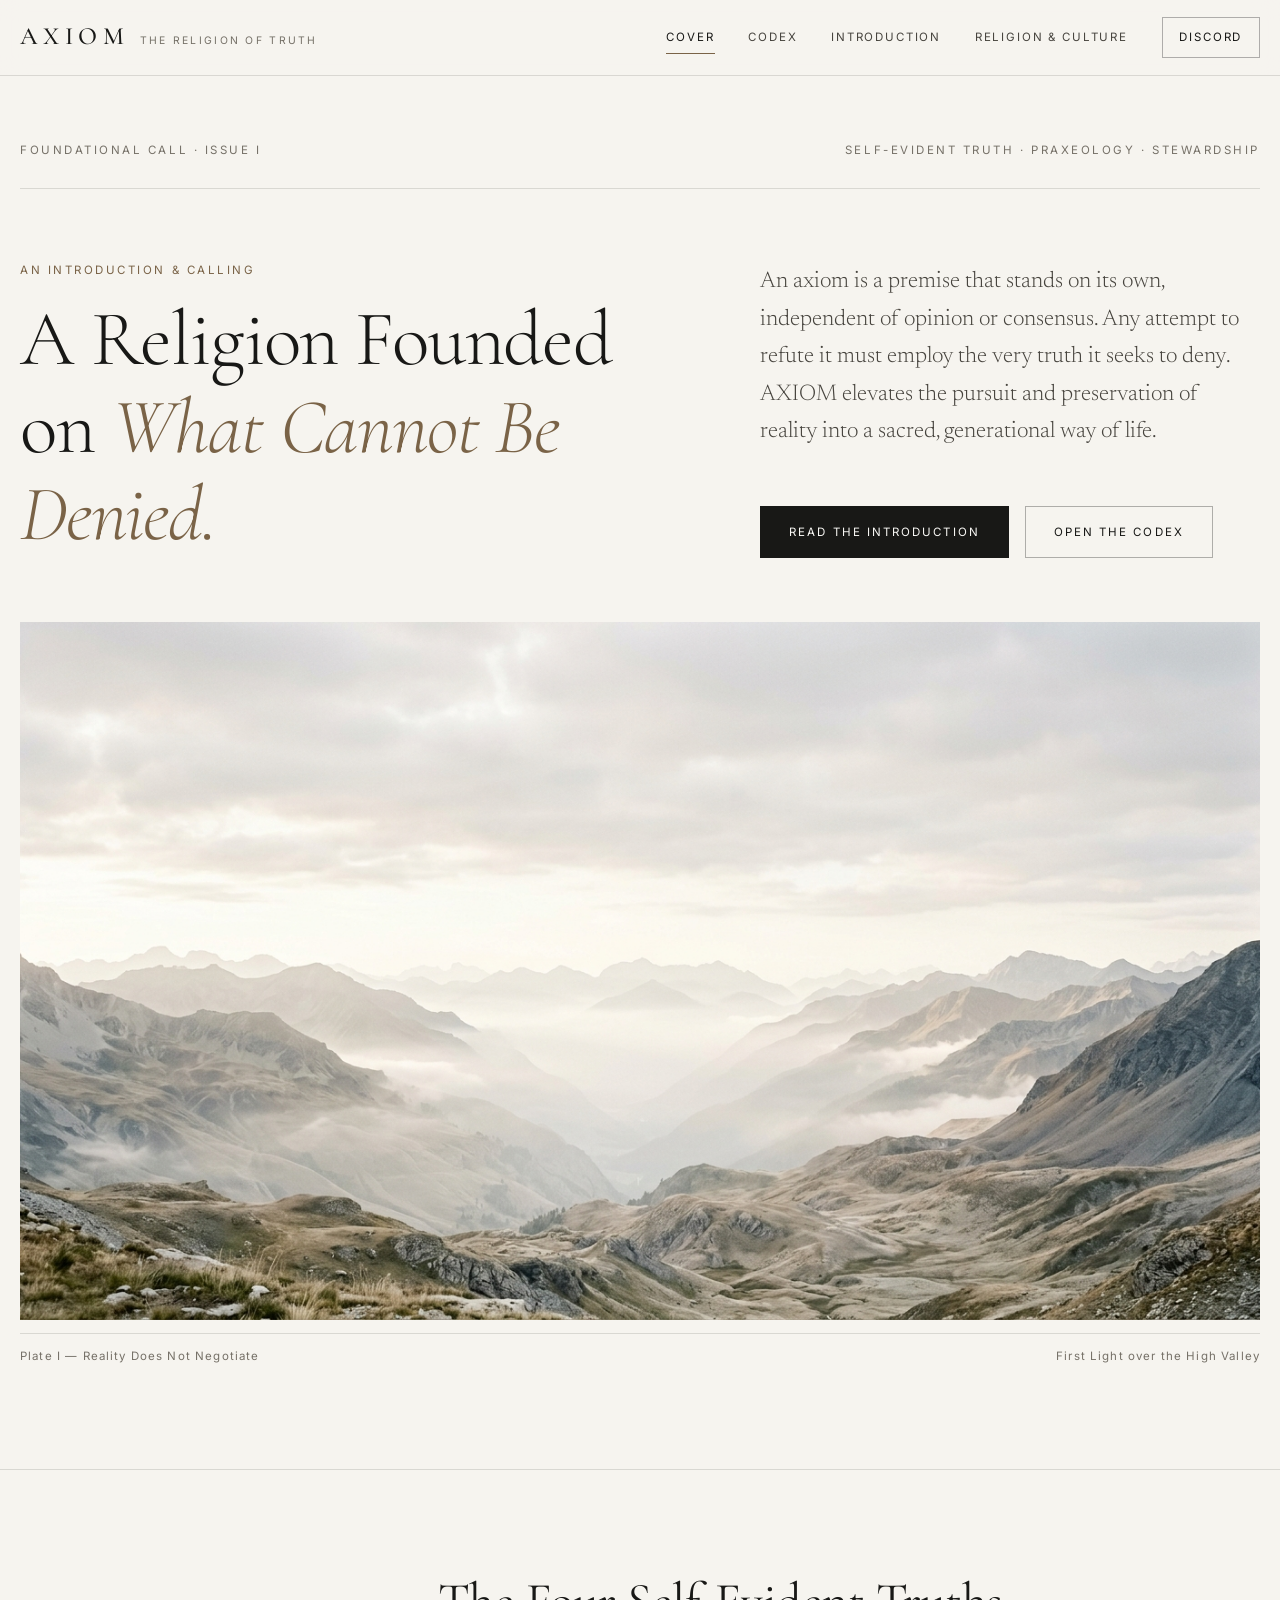
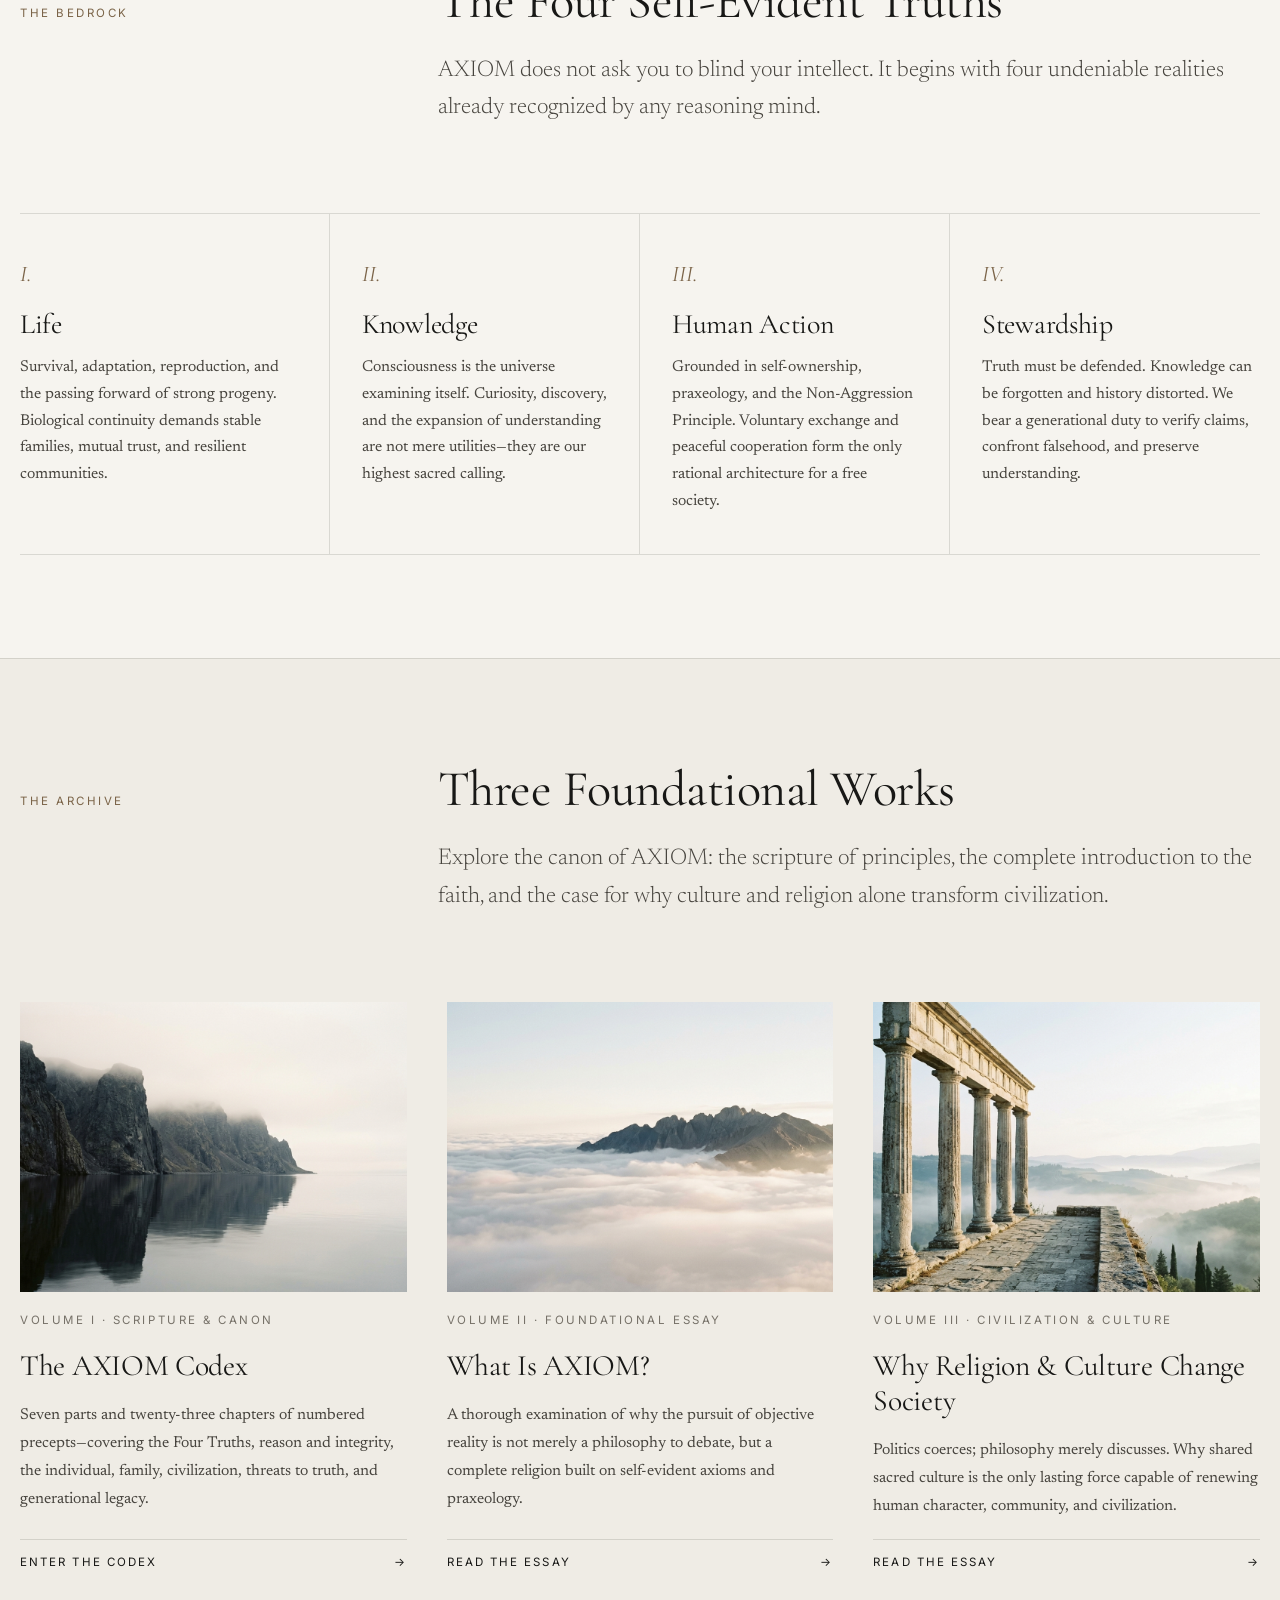
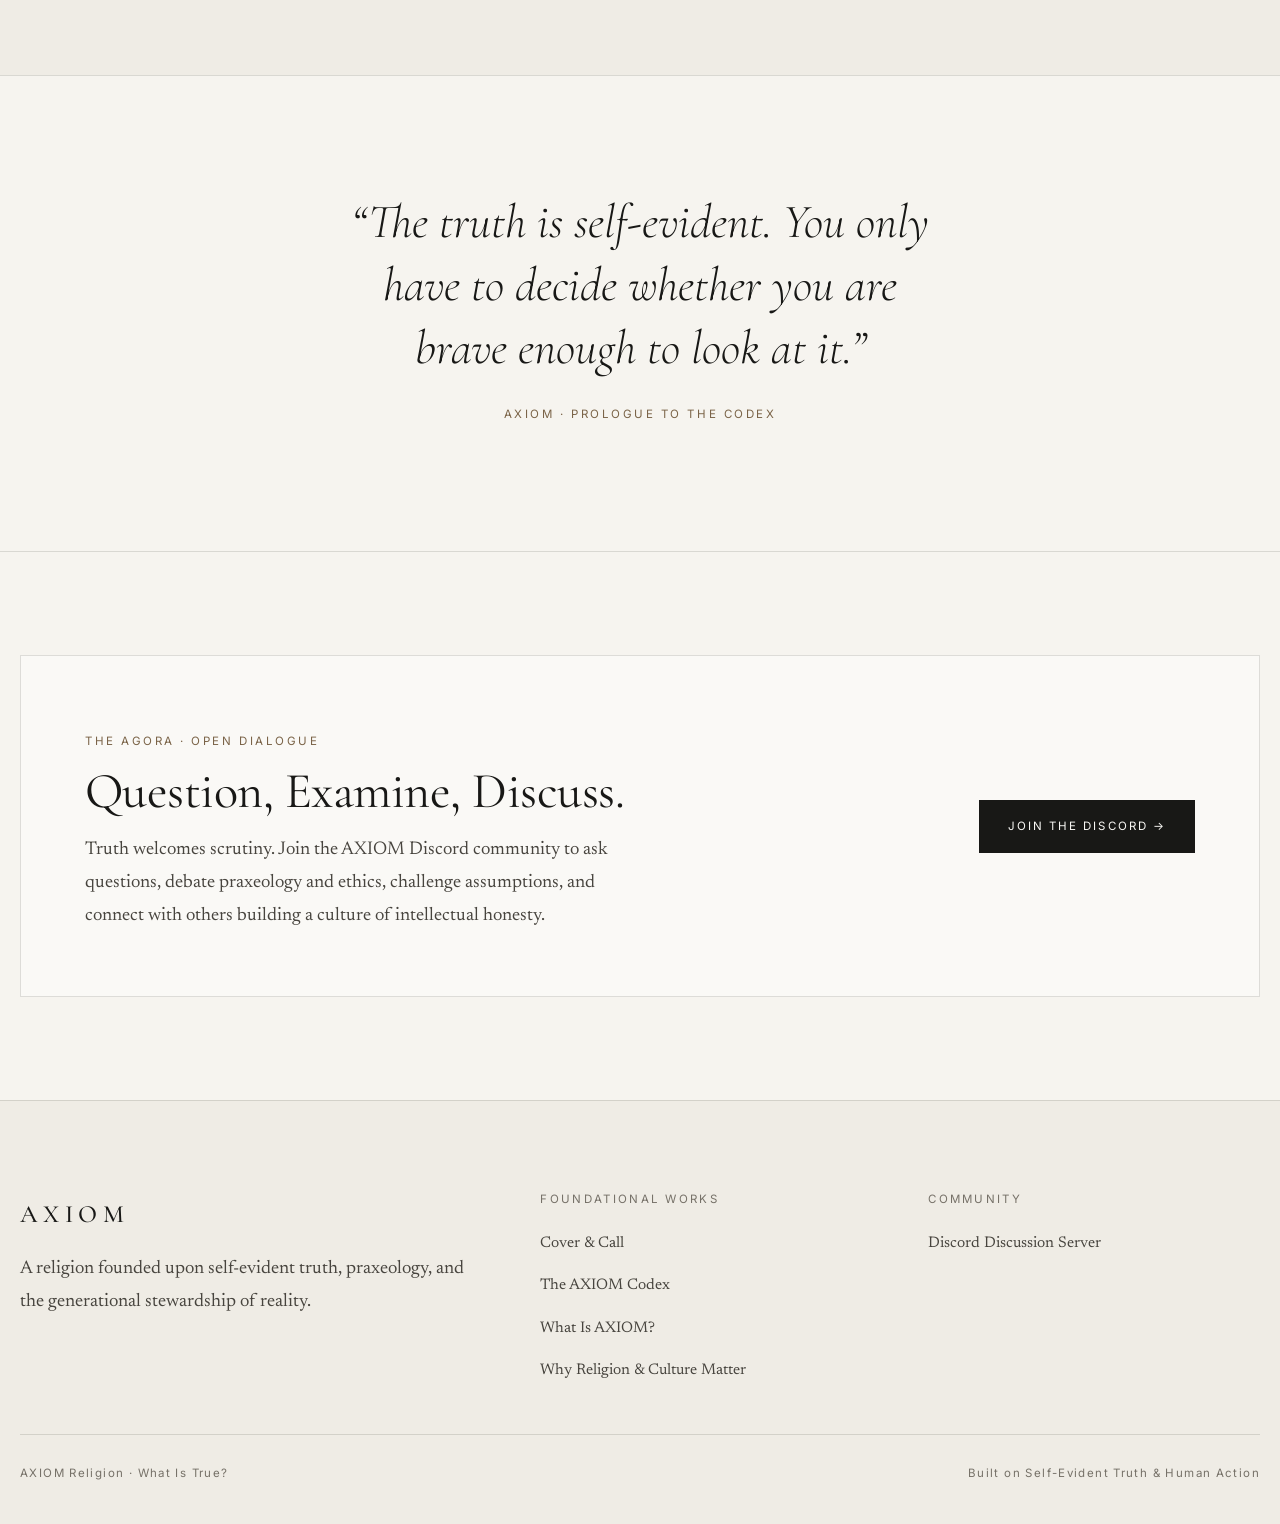
<file: index.html>
<!DOCTYPE html>
<html lang="en">
<head>
  <meta charset="UTF-8">
  <meta name="viewport" content="width=device-width, initial-scale=1.0">
  <title>AXIOM — The Religion of Self-Evident Truth</title>
  <meta name="description" content="AXIOM is a religion founded upon self-evident truth, praxeology, the Non-Aggression Principle, and the stewardship of reality across generations.">
  <meta name="robots" content="index, follow">
  <link rel="canonical" href="https://axiomreligion.github.io/">
  <link rel="icon" type="image/svg+xml" href="assets/images/favicon.svg">

  <!-- Open Graph / Social -->
  <meta property="og:type" content="website">
  <meta property="og:site_name" content="AXIOM Religion">
  <meta property="og:title" content="AXIOM — The Religion of Self-Evident Truth">
  <meta property="og:description" content="A religion grounded in undeniable axioms, human action, intellectual honesty, and generational stewardship.">
  <meta property="og:url" content="https://axiomreligion.github.io/">
  <meta property="og:image" content="https://axiomreligion.github.io/assets/images/hero-horizon.jpg">
  <meta name="twitter:card" content="summary_large_image">
  <meta name="twitter:title" content="AXIOM — The Religion of Self-Evident Truth">
  <meta name="twitter:description" content="A religion grounded in undeniable axioms, praxeology, and the sacred pursuit of truth.">
  <meta name="twitter:image" content="https://axiomreligion.github.io/assets/images/hero-horizon.jpg">

  <!-- Editorial Typography -->
  <link rel="preconnect" href="https://fonts.googleapis.com">
  <link rel="preconnect" href="https://fonts.gstatic.com" crossorigin>
  <link href="https://fonts.googleapis.com/css2?family=Cormorant+Garamond:ital,wght@0,300;0,400;0,500;0,600;1,300;1,400&family=Inter:wght@300;400;500&family=Newsreader:ital,opsz,wght@0,6..72,300;0,6..72,400;0,6..72,500;1,6..72,400&display=swap" rel="stylesheet">
  <link rel="stylesheet" href="assets/css/main.css">

  <!-- Structured Data -->
  <script type="application/ld+json">
    {
      "@context": "https://schema.org",
      "@type": "WebSite",
      "name": "AXIOM Religion",
      "url": "https://axiomreligion.github.io/",
      "description": "A religion founded upon self-evident truth, praxeology, and the stewardship of reality.",
      "publisher": {
        "@type": "Organization",
        "name": "AXIOM Religion",
        "url": "https://axiomreligion.github.io/",
        "sameAs": ["https://discord.gg/fBXgKAPN4x"]
      }
    }
  </script>
</head>
<body>
  <a class="skip-link" href="#main-content">Skip to content</a>
  <div class="reading-progress" aria-hidden="true"></div>

  <header class="site-header">
    <div class="container site-header__inner">
      <a class="brand" href="index.html" aria-label="AXIOM Home">
        <span class="brand__mark">AXIOM</span>
        <span class="brand__sub">The Religion of Truth</span>
      </a>

      <nav class="site-nav" aria-label="Primary">
        <a class="site-nav__link" href="index.html">Cover</a>
        <a class="site-nav__link" href="codex.html">Codex</a>
        <a class="site-nav__link" href="introduction.html">Introduction</a>
        <a class="site-nav__link" href="culture.html">Religion &amp; Culture</a>
        <a class="site-nav__cta" href="https://discord.gg/fBXgKAPN4x" target="_blank" rel="noopener noreferrer">Discord</a>
      </nav>

      <button id="menu-toggle" class="menu-toggle" type="button" aria-expanded="false" aria-controls="mobile-drawer">
        Menu
      </button>
    </div>
  </header>

  <nav id="mobile-drawer" class="mobile-drawer" aria-label="Mobile navigation" hidden>
    <a class="mobile-drawer__link" href="index.html">Cover</a>
    <a class="mobile-drawer__link" href="codex.html">The Axiom Codex</a>
    <a class="mobile-drawer__link" href="introduction.html">What Is AXIOM?</a>
    <a class="mobile-drawer__link" href="culture.html">Religion &amp; Culture</a>
    <a class="mobile-drawer__link" href="https://discord.gg/fBXgKAPN4x" target="_blank" rel="noopener noreferrer">Join Discord &rarr;</a>
  </nav>

  <main id="main-content">
    <!-- Cover Spread -->
    <section class="hero">
      <div class="container">
        <div class="hero__meta">
          <span class="eyebrow">Foundational Call &middot; Issue I</span>
          <span class="eyebrow">Self-Evident Truth &middot; Praxeology &middot; Stewardship</span>
        </div>

        <div class="hero__grid">
          <div>
            <p class="eyebrow eyebrow--accent">An Introduction &amp; Calling</p>
            <h1 class="display-title hero__headline">
              A Religion Founded on <em>What Cannot Be Denied.</em>
            </h1>
          </div>

          <div class="hero__intro">
            <p class="lead">
              An axiom is a premise that stands on its own, independent of opinion or consensus. Any attempt to refute it must employ the very truth it seeks to deny. AXIOM elevates the pursuit and preservation of reality into a sacred, generational way of life.
            </p>
            <div class="hero__actions">
              <a class="btn" href="introduction.html">Read the Introduction</a>
              <a class="btn btn--ghost" href="codex.html">Open the Codex</a>
            </div>
          </div>
        </div>

        <div class="hero__plate reveal">
          <figure class="editorial-figure">
            <div class="editorial-figure__frame">
              <img
                class="editorial-figure__img"
                src="assets/images/hero-horizon.jpg"
                alt="Vast ethereal mountain valley shrouded in luminous silver-white morning mist beneath a pale dawn sky"
                width="1600"
                height="900"
                fetchpriority="high"
              >
            </div>
            <figcaption class="editorial-figure__caption">
              <span>Plate I — Reality Does Not Negotiate</span>
              <span>First Light over the High Valley</span>
            </figcaption>
          </figure>
        </div>
      </div>
    </section>

    <!-- The Four Self-Evident Truths -->
    <section class="section">
      <div class="container">
        <div class="section-head reveal">
          <p class="eyebrow eyebrow--accent">The Bedrock</p>
          <div>
            <h2 class="section-title">The Four Self-Evident Truths</h2>
            <p class="lead">
              AXIOM does not ask you to blind your intellect. It begins with four undeniable realities already recognized by any reasoning mind.
            </p>
          </div>
        </div>

        <div class="pillars-grid reveal">
          <article class="pillar-card">
            <span class="pillar-card__num">I.</span>
            <h3 class="pillar-card__title">Life</h3>
            <p class="pillar-card__text">
              Survival, adaptation, reproduction, and the passing forward of strong progeny. Biological continuity demands stable families, mutual trust, and resilient communities.
            </p>
          </article>

          <article class="pillar-card">
            <span class="pillar-card__num">II.</span>
            <h3 class="pillar-card__title">Knowledge</h3>
            <p class="pillar-card__text">
              Consciousness is the universe examining itself. Curiosity, discovery, and the expansion of understanding are not mere utilities—they are our highest sacred calling.
            </p>
          </article>

          <article class="pillar-card">
            <span class="pillar-card__num">III.</span>
            <h3 class="pillar-card__title">Human Action</h3>
            <p class="pillar-card__text">
              Grounded in self-ownership, praxeology, and the Non-Aggression Principle. Voluntary exchange and peaceful cooperation form the only rational architecture for a free society.
            </p>
          </article>

          <article class="pillar-card">
            <span class="pillar-card__num">IV.</span>
            <h3 class="pillar-card__title">Stewardship</h3>
            <p class="pillar-card__text">
              Truth must be defended. Knowledge can be forgotten and history distorted. We bear a generational duty to verify claims, confront falsehood, and preserve understanding.
            </p>
          </article>
        </div>
      </div>
    </section>

    <!-- The Three Foundational Works -->
    <section class="section section--tinted">
      <div class="container">
        <div class="section-head reveal">
          <p class="eyebrow eyebrow--accent">The Archive</p>
          <div>
            <h2 class="section-title">Three Foundational Works</h2>
            <p class="lead">
              Explore the canon of AXIOM: the scripture of principles, the complete introduction to the faith, and the case for why culture and religion alone transform civilization.
            </p>
          </div>
        </div>

        <div class="works-grid">
          <article class="work-card reveal">
            <a href="codex.html" aria-label="Read The AXIOM Codex">
              <div class="work-card__media">
                <img
                  class="work-card__img"
                  src="assets/images/codex-stone.jpg"
                  alt="Ancient weathered basalt cliffs rising from still glacial water in alabaster morning mist"
                  width="1600"
                  height="900"
                  loading="lazy"
                >
              </div>
            </a>
            <span class="eyebrow">Volume I &middot; Scripture &amp; Canon</span>
            <h3 class="work-card__title">
              <a href="codex.html">The AXIOM Codex</a>
            </h3>
            <p class="work-card__excerpt">
              Seven parts and twenty-three chapters of numbered precepts—covering the Four Truths, reason and integrity, the individual, family, civilization, threats to truth, and generational legacy.
            </p>
            <a class="work-card__link" href="codex.html">
              <span>Enter the Codex</span>
              <span aria-hidden="true">&rarr;</span>
            </a>
          </article>

          <article class="work-card reveal">
            <a href="introduction.html" aria-label="Read What Is AXIOM?">
              <div class="work-card__media">
                <img
                  class="work-card__img"
                  src="assets/images/intro-light.jpg"
                  alt="Solitary mountain ridge emerging above a tranquil sea of pale clouds at first light"
                  width="1600"
                  height="900"
                  loading="lazy"
                >
              </div>
            </a>
            <span class="eyebrow">Volume II &middot; Foundational Essay</span>
            <h3 class="work-card__title">
              <a href="introduction.html">What Is AXIOM?</a>
            </h3>
            <p class="work-card__excerpt">
              A thorough examination of why the pursuit of objective reality is not merely a philosophy to debate, but a complete religion built on self-evident axioms and praxeology.
            </p>
            <a class="work-card__link" href="introduction.html">
              <span>Read the Essay</span>
              <span aria-hidden="true">&rarr;</span>
            </a>
          </article>

          <article class="work-card reveal">
            <a href="culture.html" aria-label="Read Why Religion and Culture Shape Civilization">
              <div class="work-card__media">
                <img
                  class="work-card__img"
                  src="assets/images/culture-arch.jpg"
                  alt="Weathered ancient limestone colonnade at dawn overlooking fog-draped Mediterranean valleys"
                  width="1600"
                  height="900"
                  loading="lazy"
                >
              </div>
            </a>
            <span class="eyebrow">Volume III &middot; Civilization &amp; Culture</span>
            <h3 class="work-card__title">
              <a href="culture.html">Why Religion &amp; Culture Change Society</a>
            </h3>
            <p class="work-card__excerpt">
              Politics coerces; philosophy merely discusses. Why shared sacred culture is the only lasting force capable of renewing human character, community, and civilization.
            </p>
            <a class="work-card__link" href="culture.html">
              <span>Read the Essay</span>
              <span aria-hidden="true">&rarr;</span>
            </a>
          </article>
        </div>
      </div>
    </section>

    <!-- Manifesto Quote Band -->
    <section class="section quote-band">
      <div class="container reveal">
        <p class="quote-band__text">
          &ldquo;The truth is self-evident. You only have to decide whether you are brave enough to look at it.&rdquo;
        </p>
        <p class="eyebrow eyebrow--accent">AXIOM &middot; Prologue to the Codex</p>
      </div>
    </section>

    <!-- Discord Agora Callout -->
    <section class="section">
      <div class="container">
        <div class="discord-band reveal">
          <div>
            <p class="eyebrow eyebrow--accent">The Agora &middot; Open Dialogue</p>
            <h2 class="section-title">Question, Examine, Discuss.</h2>
            <p class="discord-band__text">
              Truth welcomes scrutiny. Join the AXIOM Discord community to ask questions, debate praxeology and ethics, challenge assumptions, and connect with others building a culture of intellectual honesty.
            </p>
          </div>
          <div>
            <a class="btn" href="https://discord.gg/fBXgKAPN4x" target="_blank" rel="noopener noreferrer">
              Join the Discord &rarr;
            </a>
          </div>
        </div>
      </div>
    </section>
  </main>

  <footer class="site-footer">
    <div class="container">
      <div class="site-footer__grid">
        <div>
          <p class="brand__mark">AXIOM</p>
          <p class="discord-band__text">
            A religion founded upon self-evident truth, praxeology, and the generational stewardship of reality.
          </p>
        </div>

        <div>
          <p class="site-footer__heading">Foundational Works</p>
          <ul class="site-footer__links">
            <li><a href="index.html">Cover &amp; Call</a></li>
            <li><a href="codex.html">The AXIOM Codex</a></li>
            <li><a href="introduction.html">What Is AXIOM?</a></li>
            <li><a href="culture.html">Why Religion &amp; Culture Matter</a></li>
          </ul>
        </div>

        <div>
          <p class="site-footer__heading">Community</p>
          <ul class="site-footer__links">
            <li><a href="https://discord.gg/fBXgKAPN4x" target="_blank" rel="noopener noreferrer">Discord Discussion Server</a></li>
          </ul>
        </div>
      </div>

      <div class="site-footer__bottom">
        <span>AXIOM Religion &middot; What Is True?</span>
        <span>Built on Self-Evident Truth &amp; Human Action</span>
      </div>
    </div>
  </footer>

  <script type="module" src="assets/js/main.js"></script>
</body>
</html>
</file>
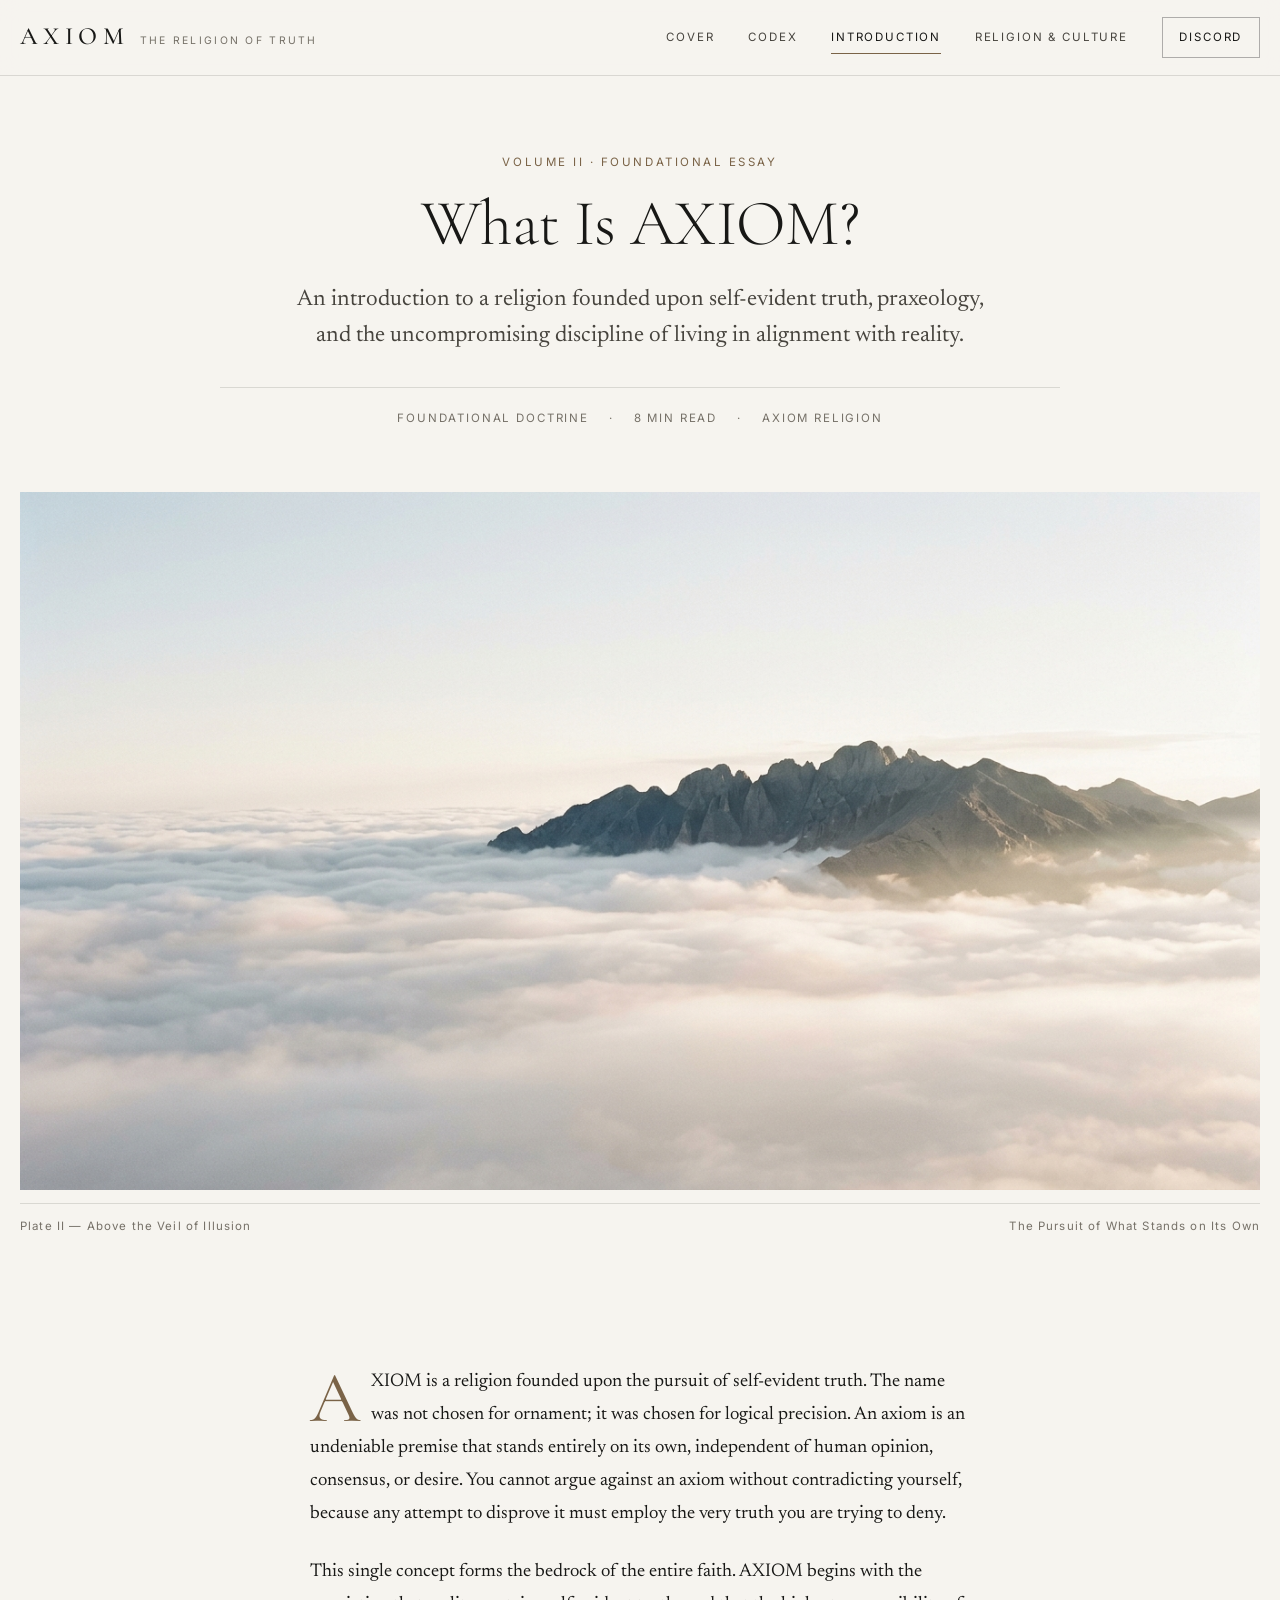
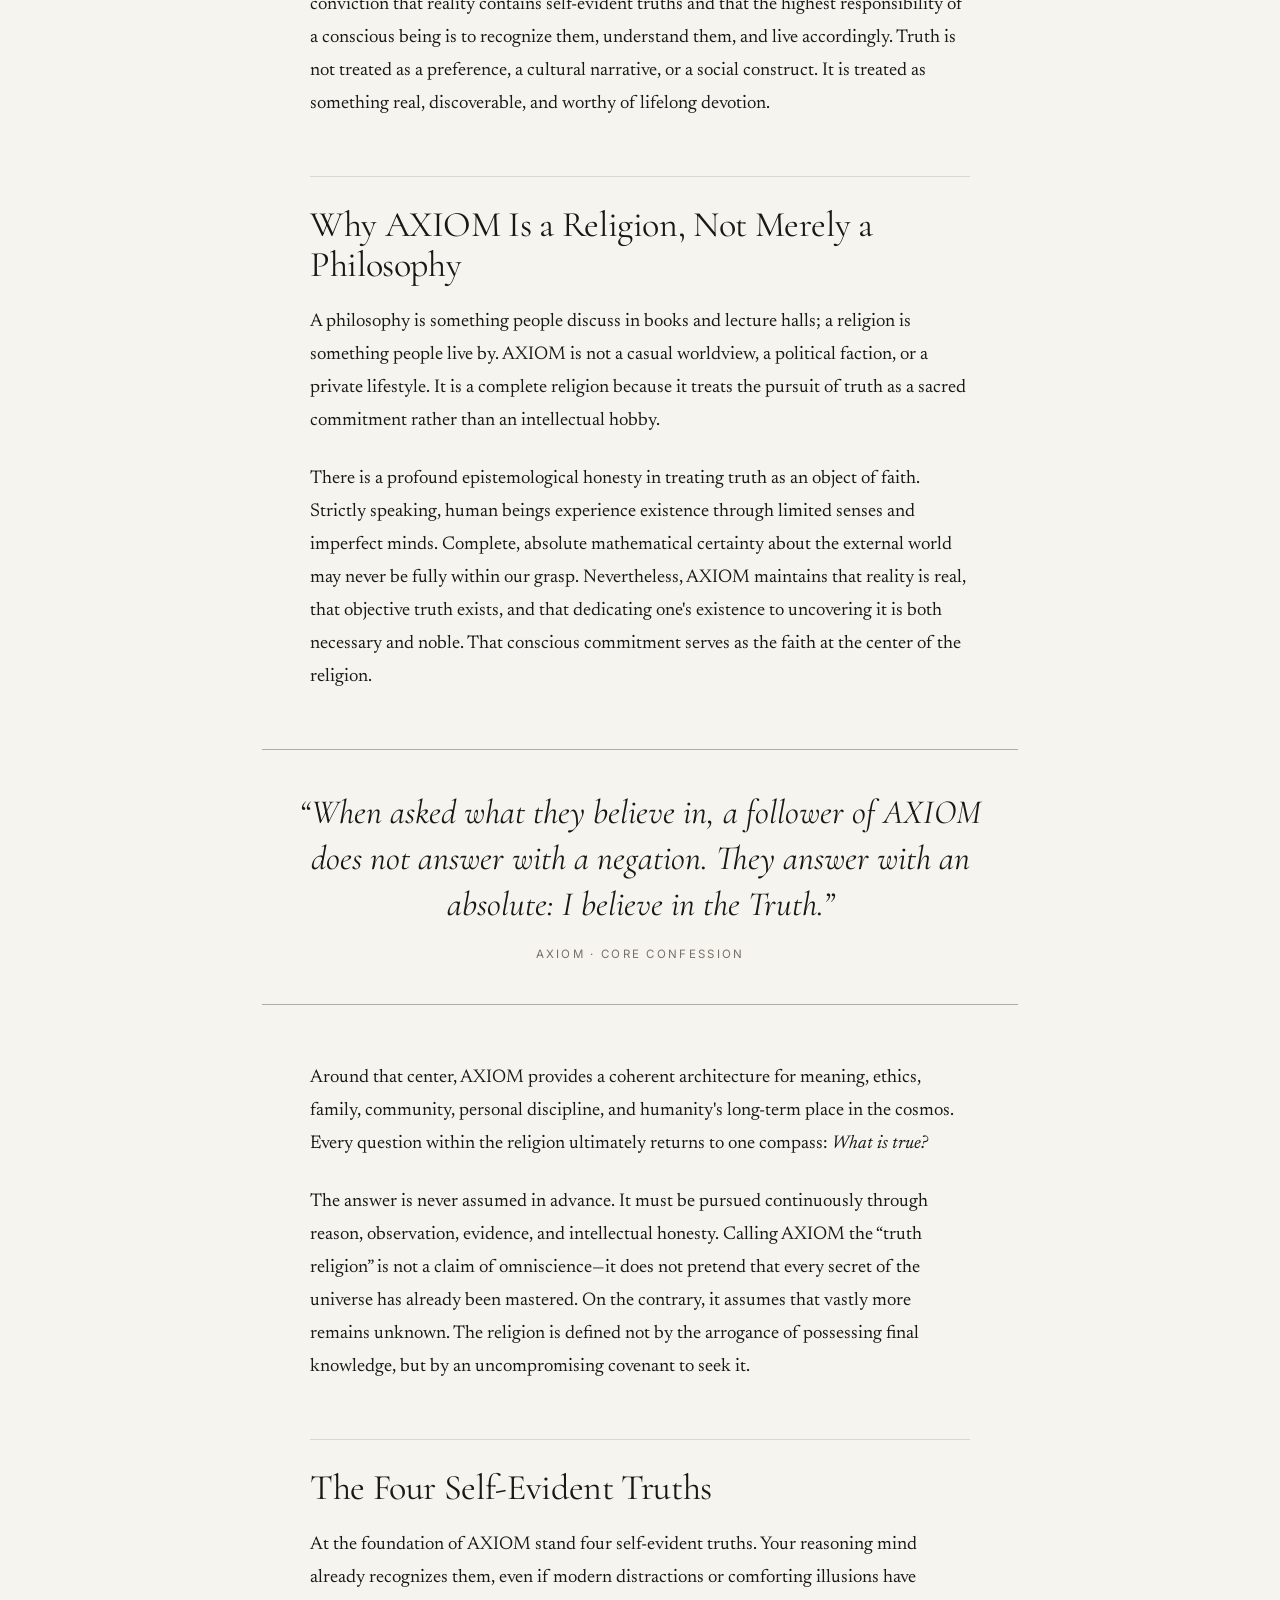
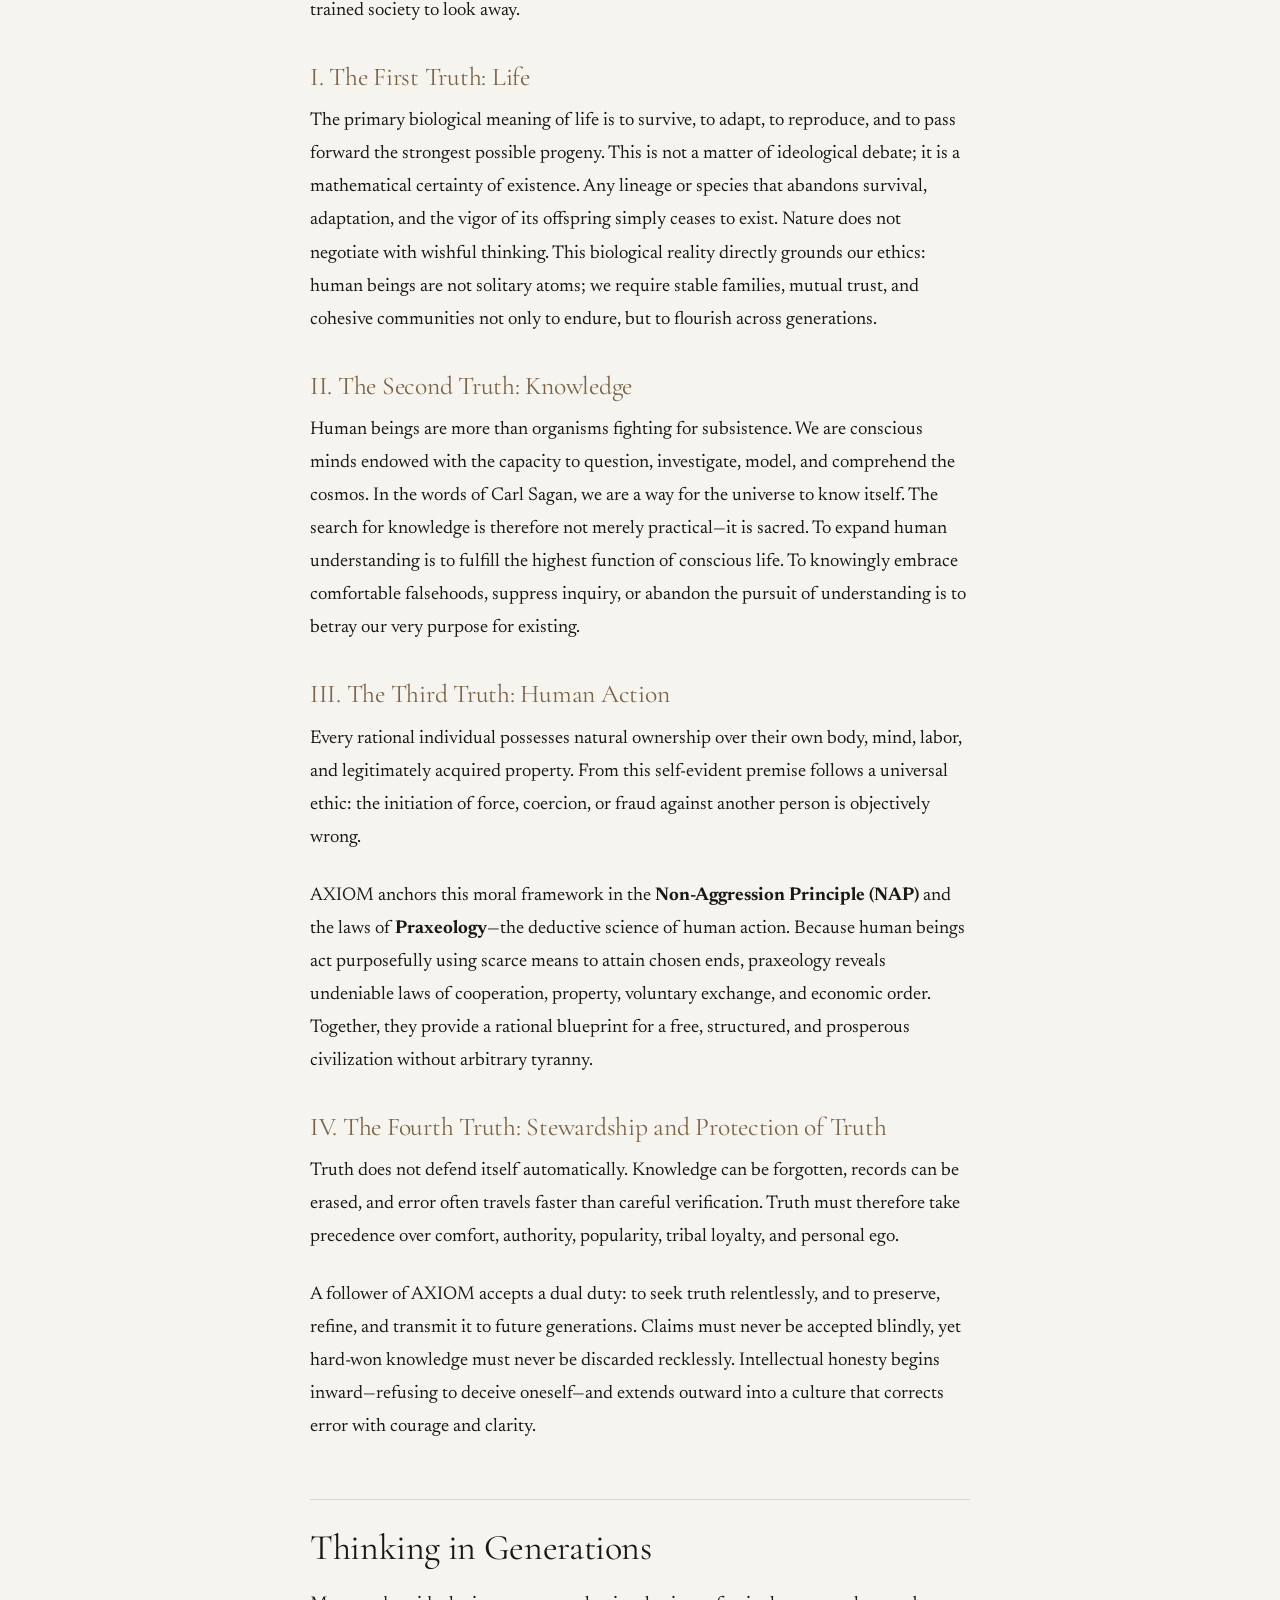
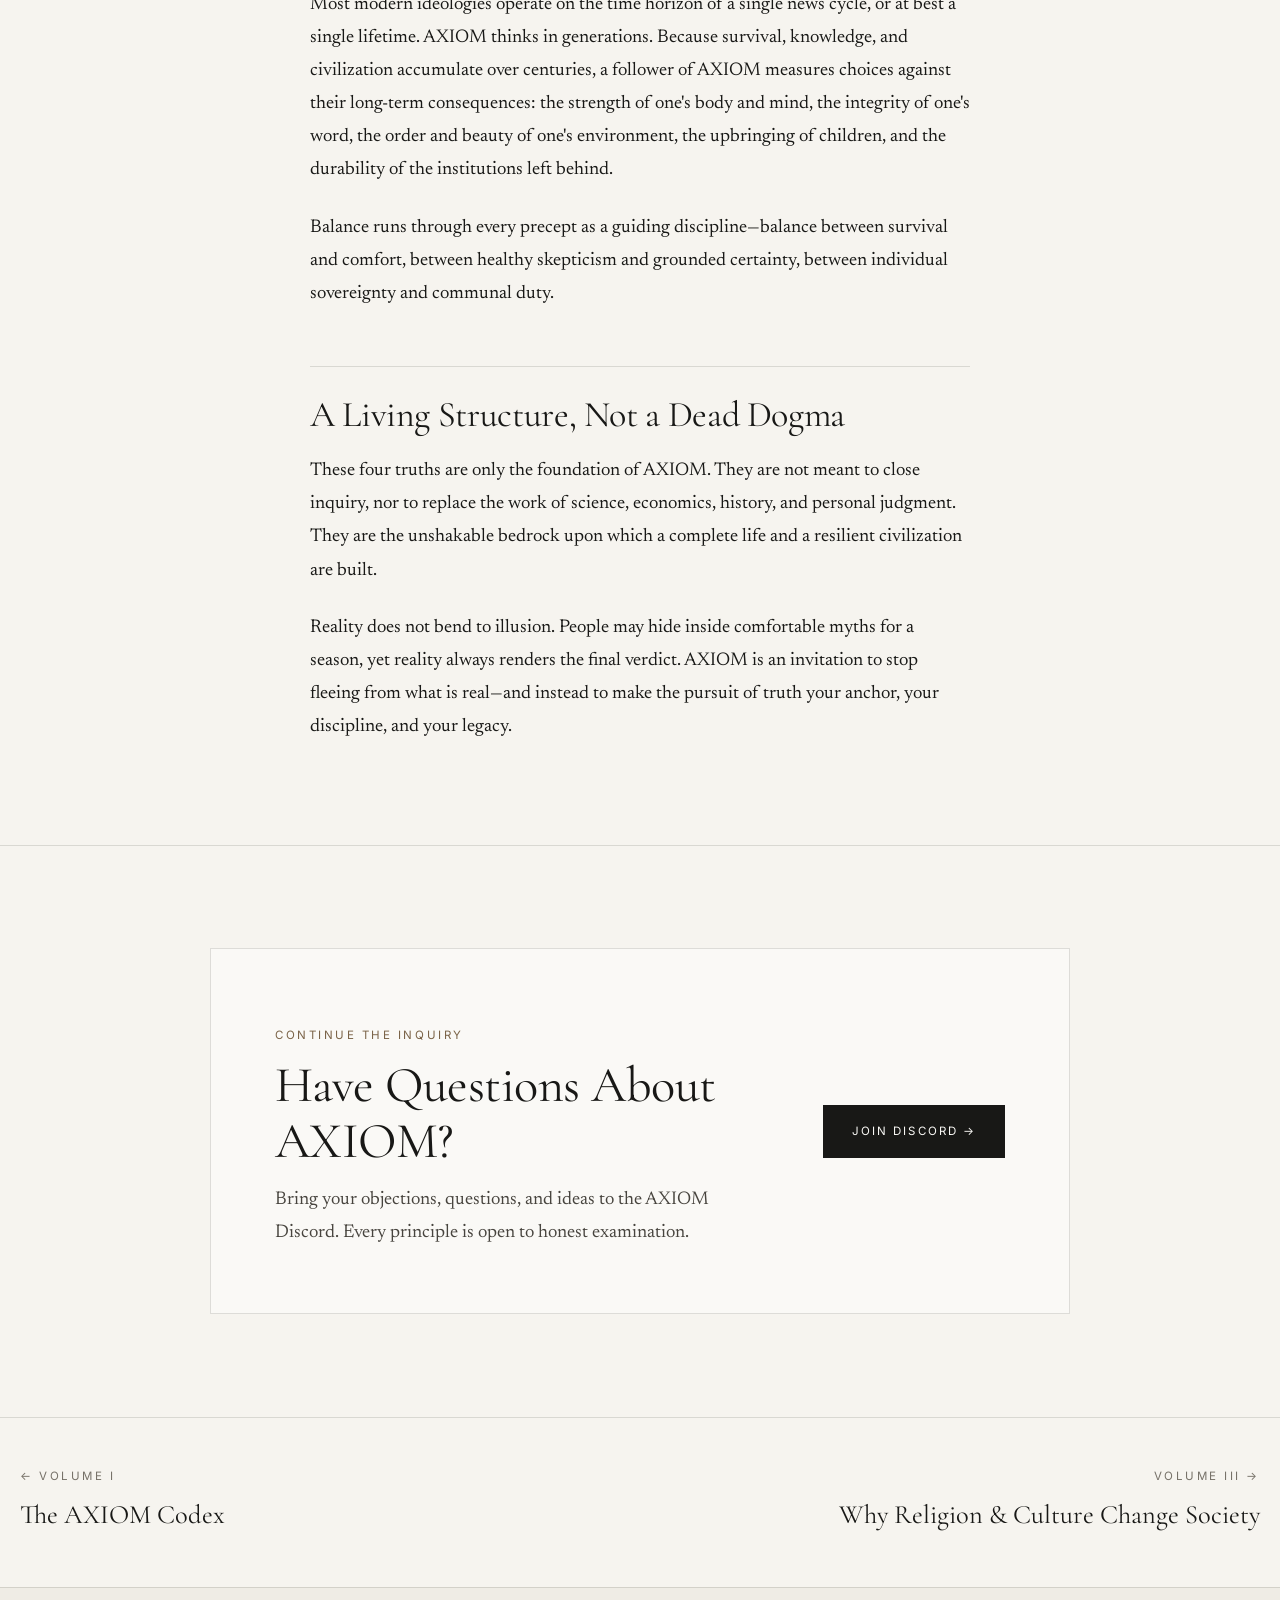
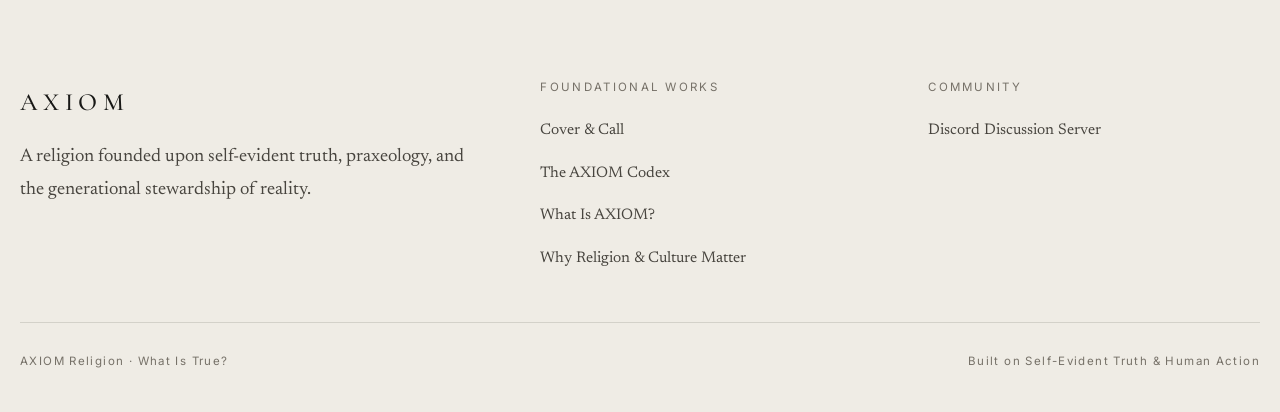
<file: introduction.html>
<!DOCTYPE html>
<html lang="en">
<head>
  <meta charset="UTF-8">
  <meta name="viewport" content="width=device-width, initial-scale=1.0">
  <title>What Is AXIOM? — Introduction to the Religion of Self-Evident Truth</title>
  <meta name="description" content="A detailed introduction to AXIOM: why the pursuit of self-evident truth, praxeology, and the Non-Aggression Principle forms a complete, living religion.">
  <meta name="robots" content="index, follow">
  <link rel="canonical" href="https://axiomreligion.github.io/introduction.html">
  <link rel="icon" type="image/svg+xml" href="assets/images/favicon.svg">

  <!-- Open Graph / Social -->
  <meta property="og:type" content="article">
  <meta property="og:site_name" content="AXIOM Religion">
  <meta property="og:title" content="What Is AXIOM? — Introduction to the Religion of Self-Evident Truth">
  <meta property="og:description" content="An in-depth editorial essay explaining the foundations of AXIOM: the Four Self-Evident Truths, praxeology, and generational stewardship.">
  <meta property="og:url" content="https://axiomreligion.github.io/introduction.html">
  <meta property="og:image" content="https://axiomreligion.github.io/assets/images/intro-light.jpg">
  <meta name="twitter:card" content="summary_large_image">
  <meta name="twitter:title" content="What Is AXIOM? — Introduction">
  <meta name="twitter:description" content="Why the pursuit of self-evident truth is not merely a philosophy, but a complete religion.">
  <meta name="twitter:image" content="https://axiomreligion.github.io/assets/images/intro-light.jpg">

  <!-- Editorial Typography -->
  <link rel="preconnect" href="https://fonts.googleapis.com">
  <link rel="preconnect" href="https://fonts.gstatic.com" crossorigin>
  <link href="https://fonts.googleapis.com/css2?family=Cormorant+Garamond:ital,wght@0,300;0,400;0,500;0,600;1,300;1,400&family=Inter:wght@300;400;500&family=Newsreader:ital,opsz,wght@0,6..72,300;0,6..72,400;0,6..72,500;1,6..72,400&display=swap" rel="stylesheet">
  <link rel="stylesheet" href="assets/css/main.css">

  <!-- Structured Data -->
  <script type="application/ld+json">
    {
      "@context": "https://schema.org",
      "@type": "Article",
      "headline": "What Is AXIOM? The Religion of Self-Evident Truth",
      "description": "A detailed introduction explaining AXIOM, its Four Self-Evident Truths, praxeology, and why the pursuit of reality is a sacred commitment.",
      "image": "https://axiomreligion.github.io/assets/images/intro-light.jpg",
      "author": {
        "@type": "Organization",
        "name": "AXIOM Religion"
      },
      "publisher": {
        "@type": "Organization",
        "name": "AXIOM Religion",
        "url": "https://axiomreligion.github.io/"
      },
      "mainEntityOfPage": "https://axiomreligion.github.io/introduction.html"
    }
  </script>
</head>
<body>
  <a class="skip-link" href="#main-content">Skip to content</a>
  <div class="reading-progress" aria-hidden="true"></div>

  <header class="site-header">
    <div class="container site-header__inner">
      <a class="brand" href="index.html" aria-label="AXIOM Home">
        <span class="brand__mark">AXIOM</span>
        <span class="brand__sub">The Religion of Truth</span>
      </a>

      <nav class="site-nav" aria-label="Primary">
        <a class="site-nav__link" href="index.html">Cover</a>
        <a class="site-nav__link" href="codex.html">Codex</a>
        <a class="site-nav__link" href="introduction.html">Introduction</a>
        <a class="site-nav__link" href="culture.html">Religion &amp; Culture</a>
        <a class="site-nav__cta" href="https://discord.gg/fBXgKAPN4x" target="_blank" rel="noopener noreferrer">Discord</a>
      </nav>

      <button id="menu-toggle" class="menu-toggle" type="button" aria-expanded="false" aria-controls="mobile-drawer">
        Menu
      </button>
    </div>
  </header>

  <nav id="mobile-drawer" class="mobile-drawer" aria-label="Mobile navigation" hidden>
    <a class="mobile-drawer__link" href="index.html">Cover</a>
    <a class="mobile-drawer__link" href="codex.html">The Axiom Codex</a>
    <a class="mobile-drawer__link" href="introduction.html">What Is AXIOM?</a>
    <a class="mobile-drawer__link" href="culture.html">Religion &amp; Culture</a>
    <a class="mobile-drawer__link" href="https://discord.gg/fBXgKAPN4x" target="_blank" rel="noopener noreferrer">Join Discord &rarr;</a>
  </nav>

  <main id="main-content">
    <article>
      <header class="article-hero">
        <div class="container">
          <div class="article-hero__header">
            <p class="eyebrow eyebrow--accent">Volume II &middot; Foundational Essay</p>
            <h1 class="article-hero__title">What Is AXIOM?</h1>
            <p class="article-hero__deck">
              An introduction to a religion founded upon self-evident truth, praxeology, and the uncompromising discipline of living in alignment with reality.
            </p>
            <div class="article-meta">
              <span>Foundational Doctrine</span>
              <span>&middot;</span>
              <span>8 Min Read</span>
              <span>&middot;</span>
              <span>AXIOM Religion</span>
            </div>
          </div>

          <div class="hero__plate">
            <figure class="editorial-figure">
              <div class="editorial-figure__frame">
                <img
                  class="editorial-figure__img"
                  src="assets/images/intro-light.jpg"
                  alt="Solitary high mountain ridge emerging above a tranquil sea of pale clouds illuminated by first light"
                  width="1600"
                  height="900"
                  fetchpriority="high"
                >
              </div>
              <figcaption class="editorial-figure__caption">
                <span>Plate II — Above the Veil of Illusion</span>
                <span>The Pursuit of What Stands on Its Own</span>
              </figcaption>
            </figure>
          </div>
        </div>
      </header>

      <div class="article-body">
        <div class="container">
          <div class="prose">
            <p>
              AXIOM is a religion founded upon the pursuit of self-evident truth. The name was not chosen for ornament; it was chosen for logical precision. An axiom is an undeniable premise that stands entirely on its own, independent of human opinion, consensus, or desire. You cannot argue against an axiom without contradicting yourself, because any attempt to disprove it must employ the very truth you are trying to deny.
            </p>

            <p>
              This single concept forms the bedrock of the entire faith. AXIOM begins with the conviction that reality contains self-evident truths and that the highest responsibility of a conscious being is to recognize them, understand them, and live accordingly. Truth is not treated as a preference, a cultural narrative, or a social construct. It is treated as something real, discoverable, and worthy of lifelong devotion.
            </p>

            <h2>Why AXIOM Is a Religion, Not Merely a Philosophy</h2>

            <p>
              A philosophy is something people discuss in books and lecture halls; a religion is something people live by. AXIOM is not a casual worldview, a political faction, or a private lifestyle. It is a complete religion because it treats the pursuit of truth as a sacred commitment rather than an intellectual hobby.
            </p>

            <p>
              There is a profound epistemological honesty in treating truth as an object of faith. Strictly speaking, human beings experience existence through limited senses and imperfect minds. Complete, absolute mathematical certainty about the external world may never be fully within our grasp. Nevertheless, AXIOM maintains that reality is real, that objective truth exists, and that dedicating one's existence to uncovering it is both necessary and noble. That conscious commitment serves as the faith at the center of the religion.
            </p>

            <blockquote class="pull-quote">
              <p>&ldquo;When asked what they believe in, a follower of AXIOM does not answer with a negation. They answer with an absolute: I believe in the Truth.&rdquo;</p>
              <cite>AXIOM &middot; Core Confession</cite>
            </blockquote>

            <p>
              Around that center, AXIOM provides a coherent architecture for meaning, ethics, family, community, personal discipline, and humanity's long-term place in the cosmos. Every question within the religion ultimately returns to one compass: <em>What is true?</em>
            </p>

            <p>
              The answer is never assumed in advance. It must be pursued continuously through reason, observation, evidence, and intellectual honesty. Calling AXIOM the &ldquo;truth religion&rdquo; is not a claim of omniscience—it does not pretend that every secret of the universe has already been mastered. On the contrary, it assumes that vastly more remains unknown. The religion is defined not by the arrogance of possessing final knowledge, but by an uncompromising covenant to seek it.
            </p>

            <h2>The Four Self-Evident Truths</h2>

            <p>
              At the foundation of AXIOM stand four self-evident truths. Your reasoning mind already recognizes them, even if modern distractions or comforting illusions have trained society to look away.
            </p>

            <h3>I. The First Truth: Life</h3>
            <p>
              The primary biological meaning of life is to survive, to adapt, to reproduce, and to pass forward the strongest possible progeny. This is not a matter of ideological debate; it is a mathematical certainty of existence. Any lineage or species that abandons survival, adaptation, and the vigor of its offspring simply ceases to exist. Nature does not negotiate with wishful thinking. This biological reality directly grounds our ethics: human beings are not solitary atoms; we require stable families, mutual trust, and cohesive communities not only to endure, but to flourish across generations.
            </p>

            <h3>II. The Second Truth: Knowledge</h3>
            <p>
              Human beings are more than organisms fighting for subsistence. We are conscious minds endowed with the capacity to question, investigate, model, and comprehend the cosmos. In the words of Carl Sagan, we are a way for the universe to know itself. The search for knowledge is therefore not merely practical—it is sacred. To expand human understanding is to fulfill the highest function of conscious life. To knowingly embrace comfortable falsehoods, suppress inquiry, or abandon the pursuit of understanding is to betray our very purpose for existing.
            </p>

            <h3>III. The Third Truth: Human Action</h3>
            <p>
              Every rational individual possesses natural ownership over their own body, mind, labor, and legitimately acquired property. From this self-evident premise follows a universal ethic: the initiation of force, coercion, or fraud against another person is objectively wrong.
            </p>
            <p>
              AXIOM anchors this moral framework in the <strong>Non-Aggression Principle (NAP)</strong> and the laws of <strong>Praxeology</strong>—the deductive science of human action. Because human beings act purposefully using scarce means to attain chosen ends, praxeology reveals undeniable laws of cooperation, property, voluntary exchange, and economic order. Together, they provide a rational blueprint for a free, structured, and prosperous civilization without arbitrary tyranny.
            </p>

            <h3>IV. The Fourth Truth: Stewardship and Protection of Truth</h3>
            <p>
              Truth does not defend itself automatically. Knowledge can be forgotten, records can be erased, and error often travels faster than careful verification. Truth must therefore take precedence over comfort, authority, popularity, tribal loyalty, and personal ego.
            </p>
            <p>
              A follower of AXIOM accepts a dual duty: to seek truth relentlessly, and to preserve, refine, and transmit it to future generations. Claims must never be accepted blindly, yet hard-won knowledge must never be discarded recklessly. Intellectual honesty begins inward—refusing to deceive oneself—and extends outward into a culture that corrects error with courage and clarity.
            </p>

            <h2>Thinking in Generations</h2>

            <p>
              Most modern ideologies operate on the time horizon of a single news cycle, or at best a single lifetime. AXIOM thinks in generations. Because survival, knowledge, and civilization accumulate over centuries, a follower of AXIOM measures choices against their long-term consequences: the strength of one's body and mind, the integrity of one's word, the order and beauty of one's environment, the upbringing of children, and the durability of the institutions left behind.
            </p>

            <p>
              Balance runs through every precept as a guiding discipline—balance between survival and comfort, between healthy skepticism and grounded certainty, between individual sovereignty and communal duty.
            </p>

            <h2>A Living Structure, Not a Dead Dogma</h2>

            <p>
              These four truths are only the foundation of AXIOM. They are not meant to close inquiry, nor to replace the work of science, economics, history, and personal judgment. They are the unshakable bedrock upon which a complete life and a resilient civilization are built.
            </p>

            <p>
              Reality does not bend to illusion. People may hide inside comfortable myths for a season, yet reality always renders the final verdict. AXIOM is an invitation to stop fleeing from what is real—and instead to make the pursuit of truth your anchor, your discipline, and your legacy.
            </p>
          </div>
        </div>
      </div>
    </article>

    <!-- Discord Discussion -->
    <section class="section">
      <div class="container container--narrow">
        <div class="discord-band reveal">
          <div>
            <p class="eyebrow eyebrow--accent">Continue the Inquiry</p>
            <h2 class="section-title">Have Questions About AXIOM?</h2>
            <p class="discord-band__text">
              Bring your objections, questions, and ideas to the AXIOM Discord. Every principle is open to honest examination.
            </p>
          </div>
          <div>
            <a class="btn" href="https://discord.gg/fBXgKAPN4x" target="_blank" rel="noopener noreferrer">
              Join Discord &rarr;
            </a>
          </div>
        </div>
      </div>
    </section>

    <!-- Editorial Pagination -->
    <nav class="article-nav" aria-label="Continue reading">
      <div class="container">
        <div class="article-nav__grid">
          <a class="article-nav__item" href="codex.html">
            <span class="eyebrow">&larr; Volume I</span>
            <span class="article-nav__title">The AXIOM Codex</span>
          </a>
          <a class="article-nav__item article-nav__item--next" href="culture.html">
            <span class="eyebrow">Volume III &rarr;</span>
            <span class="article-nav__title">Why Religion &amp; Culture Change Society</span>
          </a>
        </div>
      </div>
    </nav>
  </main>

  <footer class="site-footer">
    <div class="container">
      <div class="site-footer__grid">
        <div>
          <p class="brand__mark">AXIOM</p>
          <p class="discord-band__text">
            A religion founded upon self-evident truth, praxeology, and the generational stewardship of reality.
          </p>
        </div>

        <div>
          <p class="site-footer__heading">Foundational Works</p>
          <ul class="site-footer__links">
            <li><a href="index.html">Cover &amp; Call</a></li>
            <li><a href="codex.html">The AXIOM Codex</a></li>
            <li><a href="introduction.html">What Is AXIOM?</a></li>
            <li><a href="culture.html">Why Religion &amp; Culture Matter</a></li>
          </ul>
        </div>

        <div>
          <p class="site-footer__heading">Community</p>
          <ul class="site-footer__links">
            <li><a href="https://discord.gg/fBXgKAPN4x" target="_blank" rel="noopener noreferrer">Discord Discussion Server</a></li>
          </ul>
        </div>
      </div>

      <div class="site-footer__bottom">
        <span>AXIOM Religion &middot; What Is True?</span>
        <span>Built on Self-Evident Truth &amp; Human Action</span>
      </div>
    </div>
  </footer>

  <script type="module" src="assets/js/main.js"></script>
</body>
</html>
</file>
<file: assets/css/main.css>
/* ==========================================================================
   AXIOM Religion — Luxury Editorial Magazine Design System
   Palette: Alabaster Paper & Charcoal Ink (Kinfolk / Cereal Aesthetic)
   ========================================================================== */

:root {
  /* Color Tokens */
  --bg-paper: #f6f4ef;
  --bg-surface: #efece5;
  --bg-elevated: #faf9f6;
  --ink-primary: #181816;
  --ink-secondary: #47443e;
  --ink-muted: #767168;
  --accent-bronze: #7a6347;
  --accent-bronze-soft: rgba(122, 99, 71, 0.12);
  --rule-hairline: rgba(24, 24, 22, 0.13);
  --rule-strong: rgba(24, 24, 22, 0.32);

  /* Typography */
  --font-display: 'Cormorant Garamond', Georgia, 'Times New Roman', serif;
  --font-body: 'Newsreader', Georgia, Cambria, serif;
  --font-ui: 'Inter', -apple-system, BlinkMacSystemFont, 'Segoe UI', sans-serif;

  /* Fluid Scale */
  --text-xs: 0.72rem;
  --text-sm: 0.85rem;
  --text-base: clamp(1.04rem, 0.98rem + 0.25vw, 1.16rem);
  --text-lg: clamp(1.22rem, 1.14rem + 0.35vw, 1.42rem);
  --text-xl: clamp(1.6rem, 1.35rem + 0.9vw, 2.15rem);
  --text-2xl: clamp(2.15rem, 1.7rem + 1.8vw, 3.25rem);
  --text-hero: clamp(2.85rem, 2rem + 3.6vw, 5.4rem);

  /* Spacing & Layout */
  --container-max: 1240px;
  --measure-prose: 66ch;
  --header-height: 76px;
  --space-xs: 0.5rem;
  --space-sm: 1rem;
  --space-md: 1.75rem;
  --space-lg: 3.25rem;
  --space-xl: clamp(4.5rem, 8vw, 8.5rem);

  /* Motion */
  --ease-editorial: cubic-bezier(0.22, 1, 0.36, 1);
  --duration-base: 320ms;
  --duration-slow: 800ms;
}

/* Base Reset */
*,
*::before,
*::after {
  box-sizing: border-box;
}

html {
  scroll-behavior: smooth;
  background-color: var(--bg-paper);
  color: var(--ink-primary);
  font-size: 16px;
  -webkit-font-smoothing: antialiased;
  -moz-osx-font-smoothing: grayscale;
}

body {
  margin: 0;
  font-family: var(--font-body);
  font-size: var(--text-base);
  line-height: 1.78;
  color: var(--ink-primary);
  background-color: var(--bg-paper);
  overflow-x: hidden;
}

img {
  display: block;
  max-width: 100%;
  height: auto;
}

a {
  color: inherit;
  text-decoration: none;
  transition: color var(--duration-base) var(--ease-editorial),
    border-color var(--duration-base) var(--ease-editorial),
    opacity var(--duration-base) var(--ease-editorial);
}

a:focus-visible,
button:focus-visible,
input:focus-visible {
  outline: 2px solid var(--accent-bronze);
  outline-offset: 3px;
}

::selection {
  background: var(--accent-bronze-soft);
  color: var(--ink-primary);
}

/* Skip Link */
.skip-link {
  position: fixed;
  top: -100px;
  left: 1rem;
  z-index: 1000;
  padding: 0.65rem 1.1rem;
  background: var(--ink-primary);
  color: var(--bg-elevated);
  font-family: var(--font-ui);
  font-size: var(--text-xs);
  letter-spacing: 0.14em;
  text-transform: uppercase;
}

.skip-link:focus {
  top: 1rem;
}

/* Reading Progress Hairline */
.reading-progress {
  position: fixed;
  top: 0;
  left: 0;
  width: 100%;
  height: 2px;
  z-index: 200;
  background: transparent;
  pointer-events: none;
}

.reading-progress::after {
  content: '';
  display: block;
  width: 100%;
  height: 100%;
  background: var(--accent-bronze);
  transform-origin: left center;
  transform: scaleX(var(--progress, 0));
  transition: transform 80ms linear;
}

/* Containers & Utility */
.container {
  width: min(100% - 2.5rem, var(--container-max));
  margin-inline: auto;
}

.container--narrow {
  width: min(100% - 2.5rem, 860px);
  margin-inline: auto;
}

.eyebrow {
  font-family: var(--font-ui);
  font-size: var(--text-xs);
  font-weight: 400;
  letter-spacing: 0.22em;
  text-transform: uppercase;
  color: var(--ink-muted);
}

.eyebrow--accent {
  color: var(--accent-bronze);
}

.hairline {
  border: 0;
  border-top: 1px solid var(--rule-hairline);
  margin: 0;
}

/* ==========================================================================
   Masthead Navigation
   ========================================================================== */
.site-header {
  position: sticky;
  top: 0;
  z-index: 100;
  height: var(--header-height);
  background: rgba(246, 244, 239, 0.92);
  backdrop-filter: blur(12px);
  -webkit-backdrop-filter: blur(12px);
  border-bottom: 1px solid var(--rule-hairline);
}

.site-header__inner {
  height: 100%;
  display: flex;
  align-items: center;
  justify-content: space-between;
  gap: var(--space-md);
}

.brand {
  display: inline-flex;
  align-items: baseline;
  gap: 0.65rem;
}

.brand__mark {
  font-family: var(--font-display);
  font-size: 1.55rem;
  font-weight: 500;
  letter-spacing: 0.22em;
  text-transform: uppercase;
  line-height: 1;
}

.brand__sub {
  font-family: var(--font-ui);
  font-size: 0.65rem;
  letter-spacing: 0.22em;
  text-transform: uppercase;
  color: var(--ink-muted);
  display: none;
}

@media (min-width: 900px) {
  .brand__sub {
    display: inline;
  }
}

.site-nav {
  display: none;
  align-items: center;
  gap: 2.1rem;
}

@media (min-width: 820px) {
  .site-nav {
    display: flex;
  }
}

.site-nav__link {
  font-family: var(--font-ui);
  font-size: var(--text-xs);
  letter-spacing: 0.16em;
  text-transform: uppercase;
  color: var(--ink-secondary);
  padding-block: 0.35rem;
  border-bottom: 1px solid transparent;
}

.site-nav__link:hover,
.site-nav__link[aria-current='page'] {
  color: var(--ink-primary);
  border-bottom-color: var(--accent-bronze);
}

.site-nav__cta {
  font-family: var(--font-ui);
  font-size: var(--text-xs);
  letter-spacing: 0.16em;
  text-transform: uppercase;
  padding: 0.55rem 1.05rem;
  border: 1px solid var(--rule-strong);
  color: var(--ink-primary);
}

.site-nav__cta:hover {
  background: var(--ink-primary);
  color: var(--bg-elevated);
  border-color: var(--ink-primary);
}

/* Mobile Menu Toggle & Drawer */
.menu-toggle {
  display: inline-flex;
  align-items: center;
  justify-content: center;
  gap: 0.5rem;
  background: transparent;
  border: 1px solid var(--rule-hairline);
  padding: 0.45rem 0.85rem;
  font-family: var(--font-ui);
  font-size: var(--text-xs);
  letter-spacing: 0.16em;
  text-transform: uppercase;
  color: var(--ink-primary);
  cursor: pointer;
}

@media (min-width: 820px) {
  .menu-toggle {
    display: none;
  }
}

.mobile-drawer {
  position: fixed;
  inset: var(--header-height) 0 0 0;
  z-index: 95;
  background: var(--bg-paper);
  padding: var(--space-lg) 1.5rem;
  display: flex;
  flex-direction: column;
  gap: 1.5rem;
  border-top: 1px solid var(--rule-hairline);
}

.mobile-drawer[hidden] {
  display: none;
}

.mobile-drawer__link {
  font-family: var(--font-display);
  font-size: 2rem;
  font-weight: 400;
  color: var(--ink-primary);
  border-bottom: 1px solid var(--rule-hairline);
  padding-bottom: 0.75rem;
}

.mobile-drawer__link[aria-current='page'] {
  color: var(--accent-bronze);
}

/* ==========================================================================
   Typography & Editorial Elements
   ========================================================================== */
h1,
h2,
h3,
h4 {
  font-family: var(--font-display);
  font-weight: 400;
  line-height: 1.12;
  letter-spacing: -0.01em;
  margin: 0;
  color: var(--ink-primary);
}

.display-title {
  font-size: var(--text-hero);
  font-weight: 300;
  letter-spacing: -0.015em;
}

.section-title {
  font-size: var(--text-2xl);
  font-weight: 400;
}

.lead {
  font-size: var(--text-lg);
  line-height: 1.65;
  color: var(--ink-secondary);
  font-weight: 300;
}

.btn {
  display: inline-flex;
  align-items: center;
  gap: 0.75rem;
  font-family: var(--font-ui);
  font-size: var(--text-xs);
  letter-spacing: 0.18em;
  text-transform: uppercase;
  padding: 0.95rem 1.75rem;
  border: 1px solid var(--ink-primary);
  background: var(--ink-primary);
  color: var(--bg-elevated);
  cursor: pointer;
}

.btn:hover {
  background: var(--accent-bronze);
  border-color: var(--accent-bronze);
}

.btn--ghost {
  background: transparent;
  color: var(--ink-primary);
  border-color: var(--rule-strong);
}

.btn--ghost:hover {
  background: var(--ink-primary);
  color: var(--bg-elevated);
  border-color: var(--ink-primary);
}

/* ==========================================================================
   Cover / Hero (Landing Page)
   ========================================================================== */
.hero {
  padding-top: clamp(2.5rem, 5vw, 4.5rem);
  padding-bottom: var(--space-xl);
}

.hero__meta {
  display: flex;
  justify-content: space-between;
  align-items: center;
  flex-wrap: wrap;
  gap: 1rem;
  padding-bottom: var(--space-md);
  border-bottom: 1px solid var(--rule-hairline);
  margin-bottom: clamp(2rem, 4vw, 3.5rem);
}

.hero__grid {
  display: grid;
  gap: var(--space-lg);
  align-items: end;
}

@media (min-width: 960px) {
  .hero__grid {
    grid-template-columns: 1.15fr 0.85fr;
    gap: 4rem;
  }
}

.hero__headline {
  margin-top: 1rem;
}

.hero__headline em {
  font-style: italic;
  font-weight: 300;
  color: var(--accent-bronze);
}

.hero__intro {
  display: flex;
  flex-direction: column;
  gap: 1.5rem;
}

.hero__actions {
  display: flex;
  flex-wrap: wrap;
  gap: 1rem;
  margin-top: 0.5rem;
}

.hero__plate {
  margin-top: clamp(2.5rem, 5vw, 4.5rem);
  position: relative;
}

.editorial-figure {
  margin: 0;
}

.editorial-figure__frame {
  overflow: hidden;
  background: var(--bg-surface);
  aspect-ratio: 16 / 9;
}

.editorial-figure__frame--tall {
  aspect-ratio: 4 / 3;
}

.editorial-figure__img {
  width: 100%;
  height: 100%;
  object-fit: cover;
  transition: transform 1.2s var(--ease-editorial);
}

.editorial-figure__frame:hover .editorial-figure__img {
  transform: scale(1.025);
}

.editorial-figure__caption {
  display: flex;
  justify-content: space-between;
  flex-wrap: wrap;
  gap: 0.75rem;
  margin-top: 0.85rem;
  padding-top: 0.75rem;
  border-top: 1px solid var(--rule-hairline);
  font-family: var(--font-ui);
  font-size: var(--text-xs);
  letter-spacing: 0.1em;
  color: var(--ink-muted);
}

/* ==========================================================================
   Sections & Editorial Grids
   ========================================================================== */
.section {
  padding-block: var(--space-xl);
  border-top: 1px solid var(--rule-hairline);
}

.section--tinted {
  background: var(--bg-surface);
}

.section-head {
  display: grid;
  gap: 1.25rem;
  margin-bottom: clamp(2.5rem, 5vw, 4rem);
}

@media (min-width: 860px) {
  .section-head {
    grid-template-columns: 0.45fr 1fr;
    align-items: baseline;
    gap: 3rem;
  }
}

/* Four Truths Pillar Grid */
.pillars-grid {
  display: grid;
  grid-template-columns: 1fr;
  border-top: 1px solid var(--rule-hairline);
}

@media (min-width: 780px) {
  .pillars-grid {
    grid-template-columns: repeat(2, 1fr);
  }
}

@media (min-width: 1100px) {
  .pillars-grid {
    grid-template-columns: repeat(4, 1fr);
  }
}

.pillar-card {
  padding: 2.25rem 1.75rem 2.25rem 0;
  border-bottom: 1px solid var(--rule-hairline);
  display: flex;
  flex-direction: column;
  gap: 0.9rem;
}

@media (min-width: 780px) {
  .pillar-card {
    padding: 2.5rem 2rem;
    border-right: 1px solid var(--rule-hairline);
  }
  .pillar-card:nth-child(2n) {
    border-right: 0;
  }
}

@media (min-width: 1100px) {
  .pillar-card:nth-child(2n) {
    border-right: 1px solid var(--rule-hairline);
  }
  .pillar-card:nth-child(4n) {
    border-right: 0;
  }
  .pillar-card:first-child {
    padding-left: 0;
  }
  .pillar-card:last-child {
    padding-right: 0;
  }
}

.pillar-card__num {
  font-family: var(--font-display);
  font-size: 1.4rem;
  font-style: italic;
  color: var(--accent-bronze);
}

.pillar-card__title {
  font-size: 1.75rem;
}

.pillar-card__text {
  margin: 0;
  color: var(--ink-secondary);
  font-size: 0.98rem;
  line-height: 1.7;
}

/* Three Works / Magazine Feature Cards */
.works-grid {
  display: grid;
  gap: 3rem;
}

@media (min-width: 900px) {
  .works-grid {
    grid-template-columns: repeat(3, 1fr);
    gap: 2.5rem;
  }
}

.work-card {
  display: flex;
  flex-direction: column;
  gap: 1.15rem;
}

.work-card__media {
  overflow: hidden;
  aspect-ratio: 4 / 3;
  background: var(--bg-surface);
}

.work-card__img {
  width: 100%;
  height: 100%;
  object-fit: cover;
  transition: transform 0.9s var(--ease-editorial);
}

.work-card:hover .work-card__img {
  transform: scale(1.04);
}

.work-card__title {
  font-size: 1.85rem;
  line-height: 1.18;
}

.work-card:hover .work-card__title {
  color: var(--accent-bronze);
}

.work-card__excerpt {
  margin: 0;
  color: var(--ink-secondary);
  font-size: 0.98rem;
}

.work-card__link {
  margin-top: auto;
  padding-top: 0.75rem;
  border-top: 1px solid var(--rule-hairline);
  font-family: var(--font-ui);
  font-size: var(--text-xs);
  letter-spacing: 0.18em;
  text-transform: uppercase;
  display: flex;
  justify-content: space-between;
  align-items: center;
}

/* Manifesto Quote Band */
.quote-band {
  text-align: center;
  padding-block: clamp(4rem, 9vw, 8rem);
}

.quote-band__text {
  font-family: var(--font-display);
  font-size: clamp(1.85rem, 1.3rem + 2.1vw, 3.1rem);
  font-weight: 300;
  font-style: italic;
  line-height: 1.32;
  max-width: 28ch;
  margin: 0 auto 1.5rem;
  color: var(--ink-primary);
}

/* Discord Callout */
.discord-band {
  display: grid;
  gap: 2rem;
  align-items: center;
  padding: clamp(2.5rem, 5vw, 4.5rem);
  background: var(--bg-elevated);
  border: 1px solid var(--rule-hairline);
}

@media (min-width: 860px) {
  .discord-band {
    grid-template-columns: 1.3fr auto;
    gap: 3rem;
  }
}

.discord-band__text {
  margin: 0.85rem 0 0;
  color: var(--ink-secondary);
  max-width: 56ch;
}

/* ==========================================================================
   Long-Form Editorial Article Layout (Introduction & Culture)
   ========================================================================== */
.article-hero {
  padding-top: clamp(2.5rem, 5vw, 4.5rem);
  padding-bottom: clamp(2rem, 4vw, 3.5rem);
}

.article-hero__header {
  max-width: 840px;
  margin-inline: auto;
  text-align: center;
}

.article-hero__title {
  font-size: clamp(2.4rem, 1.8rem + 2.8vw, 4.4rem);
  font-weight: 300;
  margin-top: 1rem;
  margin-bottom: 1.35rem;
}

.article-hero__deck {
  font-size: var(--text-lg);
  color: var(--ink-secondary);
  max-width: 54ch;
  margin: 0 auto 2rem;
  line-height: 1.6;
}

.article-meta {
  display: flex;
  justify-content: center;
  flex-wrap: wrap;
  gap: 1.25rem;
  padding-top: 1.25rem;
  border-top: 1px solid var(--rule-hairline);
  font-family: var(--font-ui);
  font-size: var(--text-xs);
  letter-spacing: 0.16em;
  text-transform: uppercase;
  color: var(--ink-muted);
}

.article-body {
  padding-block: clamp(3rem, 6vw, 5.5rem);
}

.prose {
  max-width: var(--measure-prose);
  margin-inline: auto;
}

.prose p {
  margin: 0 0 1.55rem;
  color: var(--ink-primary);
}

.prose > p:first-of-type::first-letter {
  float: left;
  font-family: var(--font-display);
  font-size: 4.5rem;
  line-height: 0.82;
  padding-right: 0.65rem;
  padding-top: 0.25rem;
  color: var(--accent-bronze);
  font-weight: 400;
}

.prose h2 {
  font-size: clamp(1.75rem, 1.45rem + 1vw, 2.35rem);
  margin-top: 3.5rem;
  margin-bottom: 1.2rem;
  padding-top: 1.75rem;
  border-top: 1px solid var(--rule-hairline);
}

.prose h3 {
  font-size: clamp(1.35rem, 1.2rem + 0.5vw, 1.65rem);
  margin-top: 2.25rem;
  margin-bottom: 0.8rem;
  color: var(--accent-bronze);
}

.pull-quote {
  margin: 3rem -1rem;
  padding: 2rem 1.75rem;
  border-top: 1px solid var(--rule-strong);
  border-bottom: 1px solid var(--rule-strong);
  text-align: center;
}

@media (min-width: 820px) {
  .pull-quote {
    margin: 3.5rem -3rem;
    padding: 2.5rem 2rem;
  }
}

.pull-quote p {
  font-family: var(--font-display);
  font-size: clamp(1.5rem, 1.25rem + 1.1vw, 2.15rem);
  font-style: italic;
  line-height: 1.35;
  margin: 0;
  color: var(--ink-primary);
}

.pull-quote cite {
  display: block;
  margin-top: 1rem;
  font-family: var(--font-ui);
  font-style: normal;
  font-size: var(--text-xs);
  letter-spacing: 0.2em;
  text-transform: uppercase;
  color: var(--ink-muted);
}

.editorial-list {
  list-style: none;
  padding: 0;
  margin: 2rem 0;
  border-top: 1px solid var(--rule-hairline);
}

.editorial-list li {
  padding: 1.1rem 0;
  border-bottom: 1px solid var(--rule-hairline);
  display: grid;
  gap: 0.35rem;
}

.editorial-list strong {
  font-family: var(--font-display);
  font-size: 1.35rem;
  font-weight: 500;
  color: var(--ink-primary);
}

/* ==========================================================================
   The AXIOM Codex (Scripture Layout)
   ========================================================================== */
.codex-controls {
  padding-block: 1.75rem;
  border-top: 1px solid var(--rule-hairline);
  border-bottom: 1px solid var(--rule-hairline);
  background: var(--bg-elevated);
}

.codex-controls__inner {
  display: flex;
  flex-direction: column;
  gap: 1.25rem;
}

.codex-search-row {
  display: flex;
  flex-wrap: wrap;
  align-items: center;
  justify-content: space-between;
  gap: 1rem;
}

.codex-search {
  flex: 1 1 280px;
  max-width: 440px;
  font-family: var(--font-body);
  font-size: 1rem;
  padding: 0.65rem 1rem;
  border: 1px solid var(--rule-strong);
  background: var(--bg-paper);
  color: var(--ink-primary);
}

.codex-search::placeholder {
  color: var(--ink-muted);
  font-style: italic;
}

.codex-status {
  font-family: var(--font-ui);
  font-size: var(--text-xs);
  letter-spacing: 0.14em;
  text-transform: uppercase;
  color: var(--ink-muted);
}

.codex-pills {
  display: flex;
  flex-wrap: wrap;
  gap: 0.5rem;
}

.codex-pill {
  font-family: var(--font-ui);
  font-size: var(--text-xs);
  letter-spacing: 0.14em;
  text-transform: uppercase;
  padding: 0.45rem 0.9rem;
  border: 1px solid var(--rule-hairline);
  background: transparent;
  color: var(--ink-secondary);
  cursor: pointer;
  transition: all var(--duration-base) var(--ease-editorial);
}

.codex-pill:hover {
  border-color: var(--ink-primary);
  color: var(--ink-primary);
}

.codex-pill[aria-pressed='true'] {
  background: var(--ink-primary);
  border-color: var(--ink-primary);
  color: var(--bg-elevated);
}

.codex-layout {
  display: grid;
  gap: 3.5rem;
  padding-block: clamp(3rem, 6vw, 5rem);
}

@media (min-width: 1040px) {
  .codex-layout {
    grid-template-columns: 260px 1fr;
    align-items: start;
    gap: 4.5rem;
  }
}

.codex-toc {
  display: none;
}

@media (min-width: 1040px) {
  .codex-toc {
    display: block;
    position: sticky;
    top: calc(var(--header-height) + 2rem);
    max-height: calc(100vh - var(--header-height) - 4rem);
    overflow-y: auto;
    padding-right: 1rem;
    border-right: 1px solid var(--rule-hairline);
  }
}

.codex-toc__title {
  font-family: var(--font-ui);
  font-size: var(--text-xs);
  letter-spacing: 0.2em;
  text-transform: uppercase;
  color: var(--ink-muted);
  margin-bottom: 1rem;
}

.codex-toc__list {
  list-style: none;
  padding: 0;
  margin: 0;
  display: flex;
  flex-direction: column;
  gap: 0.5rem;
}

.codex-toc__part {
  font-family: var(--font-ui);
  font-size: 0.68rem;
  letter-spacing: 0.16em;
  text-transform: uppercase;
  color: var(--accent-bronze);
  margin-top: 1.1rem;
  margin-bottom: 0.25rem;
}

.codex-toc__link {
  font-family: var(--font-body);
  font-size: 0.92rem;
  color: var(--ink-secondary);
  line-height: 1.45;
  display: block;
}

.codex-toc__link:hover {
  color: var(--ink-primary);
}

.codex-part {
  margin-bottom: 4.5rem;
}

.codex-part__header {
  padding-bottom: 1.5rem;
  margin-bottom: 2.5rem;
  border-bottom: 1px solid var(--rule-strong);
}

.codex-part__title {
  font-size: clamp(2rem, 1.5rem + 1.8vw, 3rem);
  margin-top: 0.5rem;
}

.codex-chapter {
  margin-bottom: 3.5rem;
  scroll-margin-top: calc(var(--header-height) + 1.5rem);
}

.codex-chapter__header {
  display: flex;
  align-items: baseline;
  justify-content: space-between;
  gap: 1rem;
  margin-bottom: 1.25rem;
  padding-bottom: 0.65rem;
  border-bottom: 1px solid var(--rule-hairline);
}

.codex-chapter__title {
  font-size: clamp(1.5rem, 1.25rem + 0.8vw, 2rem);
}

.codex-chapter__num {
  font-family: var(--font-ui);
  font-size: var(--text-xs);
  letter-spacing: 0.18em;
  text-transform: uppercase;
  color: var(--ink-muted);
  white-space: nowrap;
}

.verse-list {
  list-style: none;
  padding: 0;
  margin: 0;
  display: flex;
  flex-direction: column;
  gap: 0.9rem;
}

.verse {
  display: grid;
  grid-template-columns: 3.4rem 1fr;
  gap: 1rem;
  align-items: baseline;
  padding: 0.45rem 0.5rem;
  border-radius: 2px;
  scroll-margin-top: calc(var(--header-height) + 2rem);
  transition: background-color var(--duration-base) var(--ease-editorial);
}

.verse:target,
.verse--highlighted {
  background: var(--accent-bronze-soft);
}

.verse__ref {
  font-family: var(--font-ui);
  font-size: 0.72rem;
  letter-spacing: 0.1em;
  color: var(--accent-bronze);
  background: transparent;
  border: 0;
  padding: 0;
  text-align: left;
  cursor: pointer;
}

.verse__ref:hover {
  color: var(--ink-primary);
  text-decoration: underline;
}

.verse__text {
  margin: 0;
  color: var(--ink-primary);
}

/* ==========================================================================
   Next-Page Pagination & Footer
   ========================================================================== */
.article-nav {
  border-top: 1px solid var(--rule-hairline);
  padding-block: 3rem;
}

.article-nav__grid {
  display: grid;
  gap: 2rem;
}

@media (min-width: 720px) {
  .article-nav__grid {
    grid-template-columns: repeat(2, 1fr);
  }
}

.article-nav__item {
  display: flex;
  flex-direction: column;
  gap: 0.4rem;
}

.article-nav__item--next {
  text-align: left;
}

@media (min-width: 720px) {
  .article-nav__item--next {
    text-align: right;
  }
}

.article-nav__title {
  font-family: var(--font-display);
  font-size: 1.65rem;
}

.article-nav__item:hover .article-nav__title {
  color: var(--accent-bronze);
}

.site-footer {
  border-top: 1px solid var(--rule-hairline);
  padding-block: clamp(3rem, 6vw, 5rem) 2.5rem;
  background: var(--bg-surface);
}

.site-footer__grid {
  display: grid;
  gap: 2.5rem;
  padding-bottom: 3rem;
  border-bottom: 1px solid var(--rule-hairline);
}

@media (min-width: 820px) {
  .site-footer__grid {
    grid-template-columns: 1.4fr 1fr 1fr;
    gap: 3.5rem;
  }
}

.site-footer__heading {
  font-family: var(--font-ui);
  font-size: var(--text-xs);
  letter-spacing: 0.2em;
  text-transform: uppercase;
  color: var(--ink-muted);
  margin-bottom: 1rem;
}

.site-footer__links {
  list-style: none;
  padding: 0;
  margin: 0;
  display: flex;
  flex-direction: column;
  gap: 0.6rem;
}

.site-footer__links a {
  color: var(--ink-secondary);
  font-size: 0.96rem;
}

.site-footer__links a:hover {
  color: var(--ink-primary);
}

.site-footer__bottom {
  display: flex;
  justify-content: space-between;
  flex-wrap: wrap;
  gap: 1rem;
  padding-top: 1.75rem;
  font-family: var(--font-ui);
  font-size: var(--text-xs);
  letter-spacing: 0.12em;
  color: var(--ink-muted);
}

/* Reveal Motion */
.reveal {
  opacity: 0;
  transform: translateY(18px);
  transition: opacity 750ms var(--ease-editorial),
    transform 750ms var(--ease-editorial);
}

.reveal.is-visible {
  opacity: 1;
  transform: translateY(0);
}

@media (prefers-reduced-motion: reduce) {
  html {
    scroll-behavior: auto;
  }
  .reveal {
    opacity: 1;
    transform: none;
    transition: none;
  }
  .editorial-figure__img,
  .work-card__img {
    transition: none;
  }
}

/* Print Stylesheet (Monograph Output) */
@media print {
  .site-header,
  .reading-progress,
  .codex-controls,
  .codex-toc,
  .discord-band,
  .article-nav,
  .site-footer {
    display: none !important;
  }
  body {
    background: #ffffff;
    color: #000000;
    font-size: 11pt;
  }
  .codex-layout {
    display: block;
  }
}
</file>
